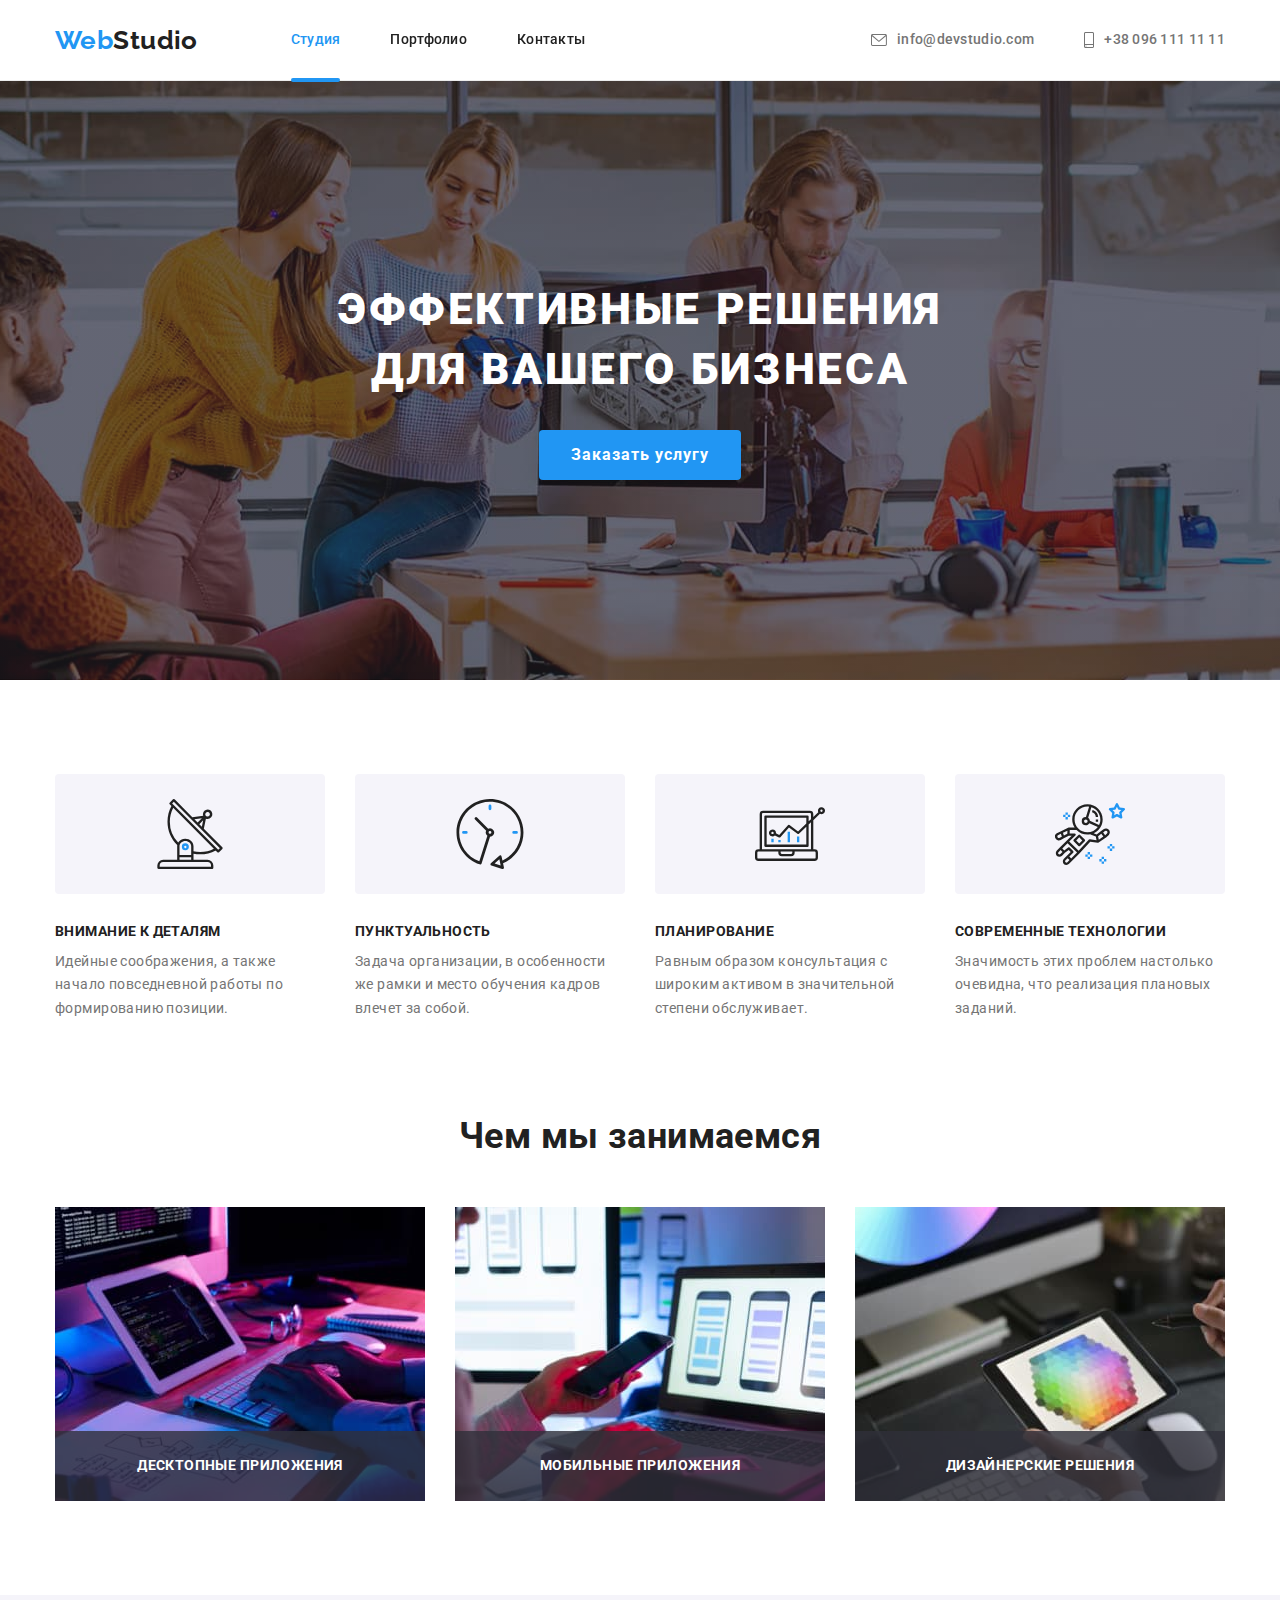
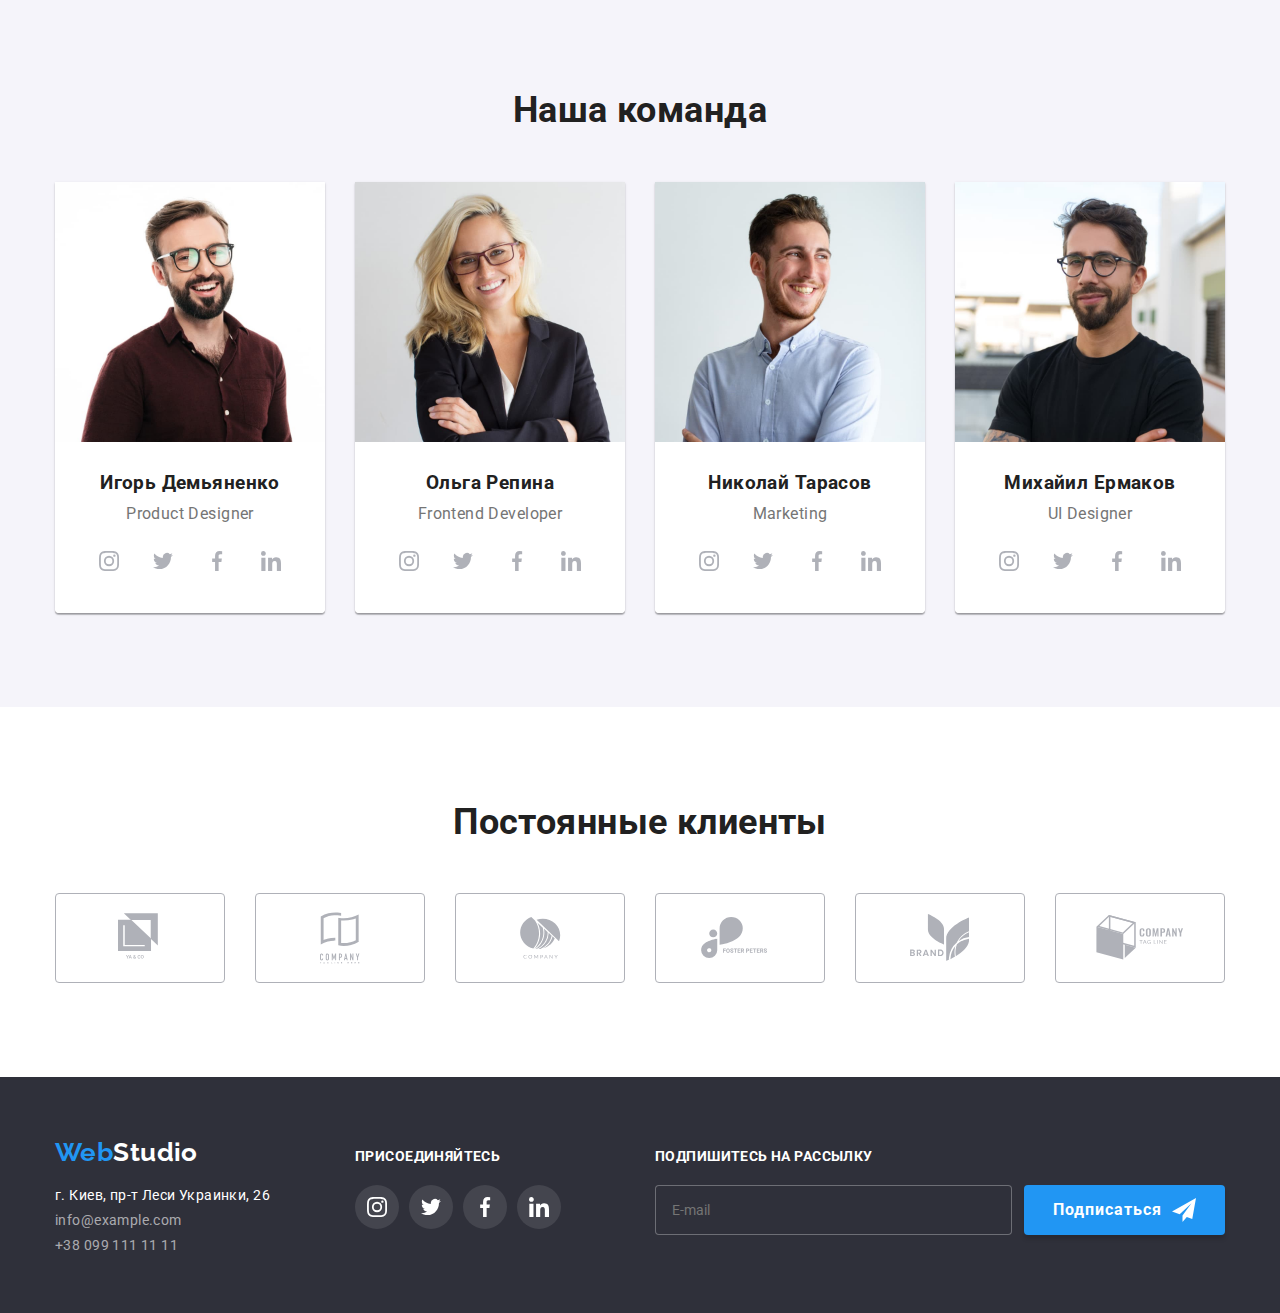
<file: index.html>
<!DOCTYPE html>
<html lang="ru">
  <head>
    <meta charset="UTF-8" />
    <meta name="viewport" content="width=device-width, initial-scale=1.0" />
    <meta name="description" content="" />
    <meta name="keywords" content="" />
    <title>WebStudio</title>
    <link
      href="https://fonts.googleapis.com/css2?family=Raleway:wght@700&family=Roboto:wght@400;500;700;900&display=swap"
      rel="stylesheet"
    />
    <link rel="stylesheet" href="./css/modern-normalize.css" />
    <link rel="stylesheet" href="./css/common.css" />
    <link rel="stylesheet" href="./css/main.css" />
  </head>

  <body>
    <!-- HEADER -->
    <header class="header">
      <div class="container">
        <nav class="nav">
          <a href="index.html" class="logo header-logo link">Web<span class="header-logo-studio">Studio</span></a>
          <ul class="list site-menu">
            <li class="item"><a href="./index.html" class="site-nav link current">Студия</a></li>
            <li class="item"><a href="./portfolio.html" class="site-nav link">Портфолио</a></li>
            <li class="item"><a href="" class="site-nav link">Контакты</a></li>
          </ul>
        </nav>
        <ul class="list contacts">
          <li class="item">
            <a href="mailto:info@devstudio.com" class="e-mail header-e-mail link">
              <svg class="header-icon icon-envelope" width="16" height="12">
                <use href="./icons/sprite.svg#icon-envelope"></use>
              </svg>
              info@devstudio.com</a
            >
          </li>
          <li class="item">
            <a href="tel:+380961111111" class="tel header-tel link">
              <svg class="header-icon icon-smartphone" width="10" height="16">
                <use href="./icons/sprite.svg#icon-smartphone"></use>
              </svg>
              +38 096 111 11 11</a
            >
          </li>
        </ul>
      </div>
    </header>

    <main>
      <!-- HERO -->
      <section class="hero-section">
        <div class="container">
          <h1 class="hero-title">Эффективные решения<br />для вашего бизнеса</h1>
          <button class="btn hero-btn" data-modal-open="">Заказать услугу</button>
        </div>
      </section>

      <!-- 4 ГЛАВНЫХ ПРИНЦИПА -->
      <section class="principles-section">
        <div class="container">
          <h2 class="section-title visually-hidden">4 главных принципа</h2>
          <ul class="list principles-list">
            <li class="item">
              <div class="principles-div">
                <svg class="icon-antenna" width="70" height="70">
                  <use href="./icons/sprite.svg#icon-antenna"></use>
                </svg>
              </div>
              <h3 class="principle">Внимание к деталям</h3>
              <p class="principle-text">
                Идейные соображения, а также начало повседневной работы по формированию позиции.
              </p>
            </li>
            <li class="item">
              <div class="principles-div">
                <svg class="icon-clock" width="70" height="70">
                  <use href="./icons/sprite.svg#icon-clock"></use>
                </svg>
              </div>
              <h3 class="principle">Пунктуальность</h3>
              <p class="principle-text">
                Задача организации, в особенности же рамки и место обучения кадров влечет за собой.
              </p>
            </li>
            <li class="item">
              <div class="principles-div">
                <svg class="icon-diagram" width="70" height="70">
                  <use href="./icons/sprite.svg#icon-diagram"></use>
                </svg>
              </div>
              <h3 class="principle">Планирование</h3>
              <p class="principle-text">
                Равным образом консультация с широким активом в значительной степени обслуживает.
              </p>
            </li>
            <li class="item">
              <div class="principles-div">
                <svg class="icon-astronaut" width="70" height="70">
                  <use href="./icons/sprite.svg#icon-astronaut"></use>
                </svg>
              </div>
              <h3 class="principle">Современные технологии</h3>
              <p class="principle-text">Значимость этих проблем настолько очевидна, что реализация плановых заданий.</p>
            </li>
          </ul>
        </div>
      </section>

      <!-- ЧЕМ МЫ ЗАНИМАЕМСЯ -->
      <section class="what-we-do-section">
        <div class="container">
          <h2 class="section-title">Чем мы занимаемся</h2>
          <ul class="list what-we-do-list">
            <li class="item">
              <img src="./img/img1.jpg" alt="" width="370" />
              <h3 class="item-title">Десктопные приложения</h3>
            </li>
            <li class="item">
              <img src="./img/img2.jpg" alt="" width="370" />
              <h3 class="item-title">Мобильные приложения</h3>
            </li>
            <li class="item">
              <img src="./img/img3.jpg" alt="" width="370" />
              <h3 class="item-title">Дизайнерские решения</h3>
            </li>
          </ul>
        </div>
      </section>

      <!-- НАША КОМАНДА -->
      <section class="our-team-section">
        <div class="container">
          <h2 class="section-title">Наша команда</h2>
          <ul class="list our-team-list">
            <li class="item worker-card">
              <div class="worker-img"><img src="./img/igor.jpg" alt="Игорь Демьяненко" width="270" /></div>
              <div class="worker-info">
                <h3 class="worker-name">Игорь Демьяненко</h3>
                <p lang="en" class="worker-position">Product Designer</p>
                <ul class="list social-networks-list">
                  <li class="item social-network-item">
                    <a
                      href="https://www.instagram.com/"
                      class="link social-network-link"
                      target="_blank"
                      title="Инстаграм"
                    >
                      <svg class="social-network-icon icon-instagram" width="20" height="20">
                        <use href="./icons/sprite.svg#icon-instagram"></use>
                      </svg>
                    </a>
                  </li>
                  <li class="item social-network-item">
                    <a href="https://www.twitter.com/" class="link social-network-link" target="_blank" title="Твиттер">
                      <svg class="social-network-icon icon-twitter" width="20" height="20">
                        <use href="./icons/sprite.svg#icon-twitter"></use>
                      </svg>
                    </a>
                  </li>
                  <li class="item social-network-item">
                    <a
                      href="https://www.facebook.com/"
                      class="link social-network-link"
                      target="_blank"
                      title="Фейсбук"
                    >
                      <svg class="social-network-icon icon-facebook" width="20" height="20">
                        <use href="./icons/sprite.svg#icon-facebook"></use>
                      </svg>
                    </a>
                  </li>
                  <li class="item social-network-item">
                    <a
                      href="https://www.linkedin.com/"
                      class="link social-network-link"
                      target="_blank"
                      title="Линкедин"
                    >
                      <svg class="social-network-icon icon-linkedin" width="20" height="20">
                        <use href="./icons/sprite.svg#icon-linkedin"></use>
                      </svg>
                    </a>
                  </li>
                </ul>
              </div>
            </li>
            <li class="item worker-card">
              <div class="worker-img"><img src="./img/olga.jpg" alt="Ольга Репина" width="270" /></div>
              <div class="worker-info">
                <h3 class="worker-name">Ольга Репина</h3>
                <p lang="en" class="worker-position">Frontend Developer</p>
                <ul class="list social-networks-list">
                  <li class="item social-network-item">
                    <a
                      href="https://www.instagram.com/"
                      class="link social-network-link"
                      target="_blank"
                      title="Инстаграм"
                    >
                      <svg class="social-network-icon icon-instagram" width="20" height="20">
                        <use href="./icons/sprite.svg#icon-instagram"></use>
                      </svg>
                    </a>
                  </li>
                  <li class="item social-network-item">
                    <a href="https://www.twitter.com/" class="link social-network-link" target="_blank" title="Твиттер">
                      <svg class="social-network-icon icon-twitter" width="20" height="20">
                        <use href="./icons/sprite.svg#icon-twitter"></use>
                      </svg>
                    </a>
                  </li>
                  <li class="item social-network-item">
                    <a
                      href="https://www.facebook.com/"
                      class="link social-network-link"
                      target="_blank"
                      title="Фейсбук"
                    >
                      <svg class="social-network-icon icon-facebook" width="20" height="20">
                        <use href="./icons/sprite.svg#icon-facebook"></use>
                      </svg>
                    </a>
                  </li>
                  <li class="item social-network-item">
                    <a
                      href="https://www.linkedin.com/"
                      class="link social-network-link"
                      target="_blank"
                      title="Линкедин"
                    >
                      <svg class="social-network-icon icon-linkedin" width="20" height="20">
                        <use href="./icons/sprite.svg#icon-linkedin"></use>
                      </svg>
                    </a>
                  </li>
                </ul>
              </div>
            </li>
            <li class="item worker-card">
              <div class="worker-img"><img src="./img/nikolay.jpg" alt="Николай Тарасов" width="270" /></div>
              <div class="worker-info">
                <h3 class="worker-name">Николай Тарасов</h3>
                <p lang="en" class="worker-position">Marketing</p>
                <ul class="list social-networks-list">
                  <li class="item social-network-item">
                    <a
                      href="https://www.instagram.com/"
                      class="link social-network-link"
                      target="_blank"
                      title="Инстаграм"
                    >
                      <svg class="social-network-icon icon-instagram" width="20" height="20">
                        <use href="./icons/sprite.svg#icon-instagram"></use>
                      </svg>
                    </a>
                  </li>
                  <li class="item social-network-item">
                    <a href="https://www.twitter.com/" class="link social-network-link" target="_blank" title="Твиттер">
                      <svg class="social-network-icon icon-twitter" width="20" height="20">
                        <use href="./icons/sprite.svg#icon-twitter"></use>
                      </svg>
                    </a>
                  </li>
                  <li class="item social-network-item">
                    <a
                      href="https://www.facebook.com/"
                      class="link social-network-link"
                      target="_blank"
                      title="Фейсбук"
                    >
                      <svg class="social-network-icon icon-facebook" width="20" height="20">
                        <use href="./icons/sprite.svg#icon-facebook"></use>
                      </svg>
                    </a>
                  </li>
                  <li class="item social-network-item">
                    <a
                      href="https://www.linkedin.com/"
                      class="link social-network-link"
                      target="_blank"
                      title="Линкедин"
                    >
                      <svg class="social-network-icon icon-linkedin" width="20" height="20">
                        <use href="./icons/sprite.svg#icon-linkedin"></use>
                      </svg>
                    </a>
                  </li>
                </ul>
              </div>
            </li>
            <li class="item worker-card">
              <div class="worker-img"><img src="./img/mihail.jpg" alt="Михайил Ермаков" width="270" /></div>
              <div class="worker-info">
                <h3 class="worker-name">Михайил Ермаков</h3>
                <p lang="en" class="worker-position">UI Designer</p>
                <ul class="list social-networks-list">
                  <li class="item social-network-item">
                    <a
                      href="https://www.instagram.com/"
                      class="link social-network-link"
                      target="_blank"
                      title="Инстаграм"
                    >
                      <svg class="social-network-icon icon-instagram" width="20" height="20">
                        <use href="./icons/sprite.svg#icon-instagram"></use>
                      </svg>
                    </a>
                  </li>
                  <li class="item social-network-item">
                    <a href="https://www.twitter.com/" class="link social-network-link" target="_blank" title="Твиттер">
                      <svg class="social-network-icon icon-twitter" width="20" height="20">
                        <use href="./icons/sprite.svg#icon-twitter"></use>
                      </svg>
                    </a>
                  </li>
                  <li class="item social-network-item">
                    <a
                      href="https://www.facebook.com/"
                      class="link social-network-link"
                      target="_blank"
                      title="Фейсбук"
                    >
                      <svg class="social-network-icon icon-facebook" width="20" height="20">
                        <use href="./icons/sprite.svg#icon-facebook"></use>
                      </svg>
                    </a>
                  </li>
                  <li class="item social-network-item">
                    <a
                      href="https://www.linkedin.com/"
                      class="link social-network-link"
                      target="_blank"
                      title="Линкедин"
                    >
                      <svg class="social-network-icon icon-linkedin" width="20" height="20">
                        <use href="./icons/sprite.svg#icon-linkedin"></use>
                      </svg>
                    </a>
                  </li>
                </ul>
              </div>
            </li>
          </ul>
        </div>
      </section>

      <!-- КЛИЕНТЫ -->
      <section class="clients-section">
        <div class="container">
          <h2 class="section-title">Постоянные клиенты</h2>
          <ul class="list clients-list">
            <li class="item client-item">
              <a href="" class="link client-link" target="_blank">
                <svg class="client-icon icon-ya-and-co" width="44" height="49">
                  <use href="./icons/sprite.svg#icon-ya-and-co"></use>
                </svg>
              </a>
            </li>
            <li class="item client-item">
              <a href="" class="link client-link" target="_blank">
                <svg class="client-icon icon-company-tagline-here" width="40" height="52">
                  <use href="./icons/sprite.svg#icon-company-tagline-here"></use>
                </svg>
              </a>
            </li>
            <li class="item client-item">
              <a href="" class="link client-link" target="_blank">
                <svg class="client-icon icon-company" width="41" height="42">
                  <use href="./icons/sprite.svg#icon-company"></use>
                </svg>
              </a>
            </li>
            <li class="item client-item">
              <a href="" class="link client-link" target="_blank">
                <svg class="client-icon icon-foster-peters" width="79" height="42">
                  <use href="./icons/sprite.svg#icon-foster-peters"></use>
                </svg>
              </a>
            </li>
            <li class="item client-item">
              <a href="" class="link client-link" target="_blank">
                <svg class="client-icon icon-brand" width="59" height="47">
                  <use href="./icons/sprite.svg#icon-brand"></use>
                </svg>
              </a>
            </li>
            <li class="item client-item">
              <a href="" class="link client-link" target="_blank">
                <svg class="client-icon icon-company-tag-line" width="88" height="45">
                  <use href="./icons/sprite.svg#icon-company-tag-line"></use>
                </svg>
              </a>
            </li>
          </ul>
        </div>
      </section>
    </main>

    <!-- FOOTER -->
    <footer class="footer">
      <div class="container">
        <section class="footer-logo-address">
          <h2 class="section-title visually-hidden">Адрес</h2>
          <a href="index.html" class="logo footer-logo link">Web<span class="footer-logo-studio">Studio</span></a>
          <address>
            <ul class="list">
              <li>
                <a href="https://goo.gl/maps/ob6mUAmVErRQbY527" class="physical-address link" target="_blank"
                  >г. Киев, пр-т Леси Украинки, 26</a
                >
              </li>
              <li><a href="mailto:info@example.com" class="footer-e-mail e-mail link">info@example.com</a></li>
              <li><a href="tel:+380991111111" class="footer-tel tel link">+38 099 111 11 11</a></li>
            </ul>
          </address>
        </section>
        <section class="footer-social-networks">
          <h2 class="visually-hidden">Социальные сети</h2>
          <b class="footer-slogan">Присоединяйтесь</b>
          <ul class="list footer-social-networks-list">
            <li class="item footer-social-network-item">
              <a
                href="https://www.instagram.com/"
                class="link footer-social-network-link"
                target="_blank"
                title="Инстаграм"
              >
                <svg class="footer-social-network-icon icon-instagram" width="20" height="20">
                  <use href="./icons/sprite.svg#icon-instagram"></use>
                </svg>
              </a>
            </li>
            <li class="item footer-social-network-item">
              <a
                href="https://www.twitter.com/"
                class="link footer-social-network-link"
                target="_blank"
                title="Твиттер"
              >
                <svg class="footer-social-network-icon icon-twitter" width="20" height="20">
                  <use href="./icons/sprite.svg#icon-twitter"></use>
                </svg>
              </a>
            </li>
            <li class="item footer-social-network-item">
              <a
                href="https://www.facebook.com/"
                class="link footer-social-network-link"
                target="_blank"
                title="Фейсбук"
              >
                <svg class="footer-social-network-icon icon-facebook" width="20" height="20">
                  <use href="./icons/sprite.svg#icon-facebook"></use>
                </svg>
              </a>
            </li>
            <li class="item footer-social-network-item">
              <a
                href="https://www.linkedin.com/"
                class="link footer-social-network-link"
                target="_blank"
                title="Линкедин"
              >
                <svg class="footer-social-network-icon icon-linkedin" width="20" height="20">
                  <use href="./icons/sprite.svg#icon-linkedin"></use>
                </svg>
              </a>
            </li>
          </ul>
        </section>
        <section class="mailing">
          <h2 class="visually-hidden">Рассылка</h2>
          <b class="footer-slogan">Подпишитесь на рассылку</b>
          <form class="footer-form">
            <input class="footer-email" type="email" name="footer-email" id="footer-email" placeholder="E-mail" />
            <button class="footer-btn">
              Подписаться
              <svg class="icon-telegram" width="24" height="24">
                <use href="./icons/sprite.svg#icon-telegram"></use>
              </svg>
            </button>
          </form>
        </section>
      </div>
    </footer>

    <!-- МОДАЛЬНОЕ ОКНО -->
    <div class="backdrop is-hidden" data-modal="">
      <div class="modal">
        <button class="modal-btn-close" data-modal-close="">
          <svg class="icon-btn-close" width="11" height="11">
            <use href="./icons/sprite.svg#icon-btn-close"></use>
          </svg>
        </button>
        <b class="form-title">Оставьте свои данные, мы вам перезвоним</b>
        <form class="modal-form">
          <div class="form-field">
            <label class="form-label" for="name">Имя</label>
            <div class="input-field">
              <input class="form-input" type="text" name="name" id="name" />
              <svg class="form-icon icon-person" width="18" height="18">
                <use href="./icons/sprite.svg#icon-person"></use>
              </svg>
            </div>
          </div>
          <div class="form-field">
            <label class="form-label" for="tel">Телефон</label>
            <div class="input-field">
              <svg class="form-icon icon-phone" width="18" height="18">
                <use href="./icons/sprite.svg#icon-phone"></use>
              </svg>
              <input class="form-input" type="tel" name="tel" id="tel" />
            </div>
          </div>
          <div class="form-field">
            <label class="form-label" for="email">Почта</label>
            <div class="input-field">
              <svg class="form-icon icon-envelope-black" width="18" height="18">
                <use href="./icons/sprite.svg#icon-envelope-black"></use>
              </svg>
              <input class="form-input" type="email" name="email" id="email" />
            </div>
          </div>
          <div class="form-field comment-field">
            <label class="form-label" for="comment">Комментарий</label>
            <textarea class="form-textarea" name="comment" id="comment" placeholder="Введите текст"></textarea>
          </div>

          <input type="checkbox" class="checkbox visually-hidden" name="agreement" id="agreement" />
          <label for="agreement" class="agreement"
            ><span class="custom-checkbox"></span>Соглашаюсь с рассылкой и принимаю
            <a href="" class="link agreement-conditions">Условия договора</a>
          </label>

          <button type="submit" class="btn submit-btn" disabled>Отправить</button>
        </form>
      </div>
    </div>
    <script src="./js/modal.js"></script>
  </body>
</html>
</file>
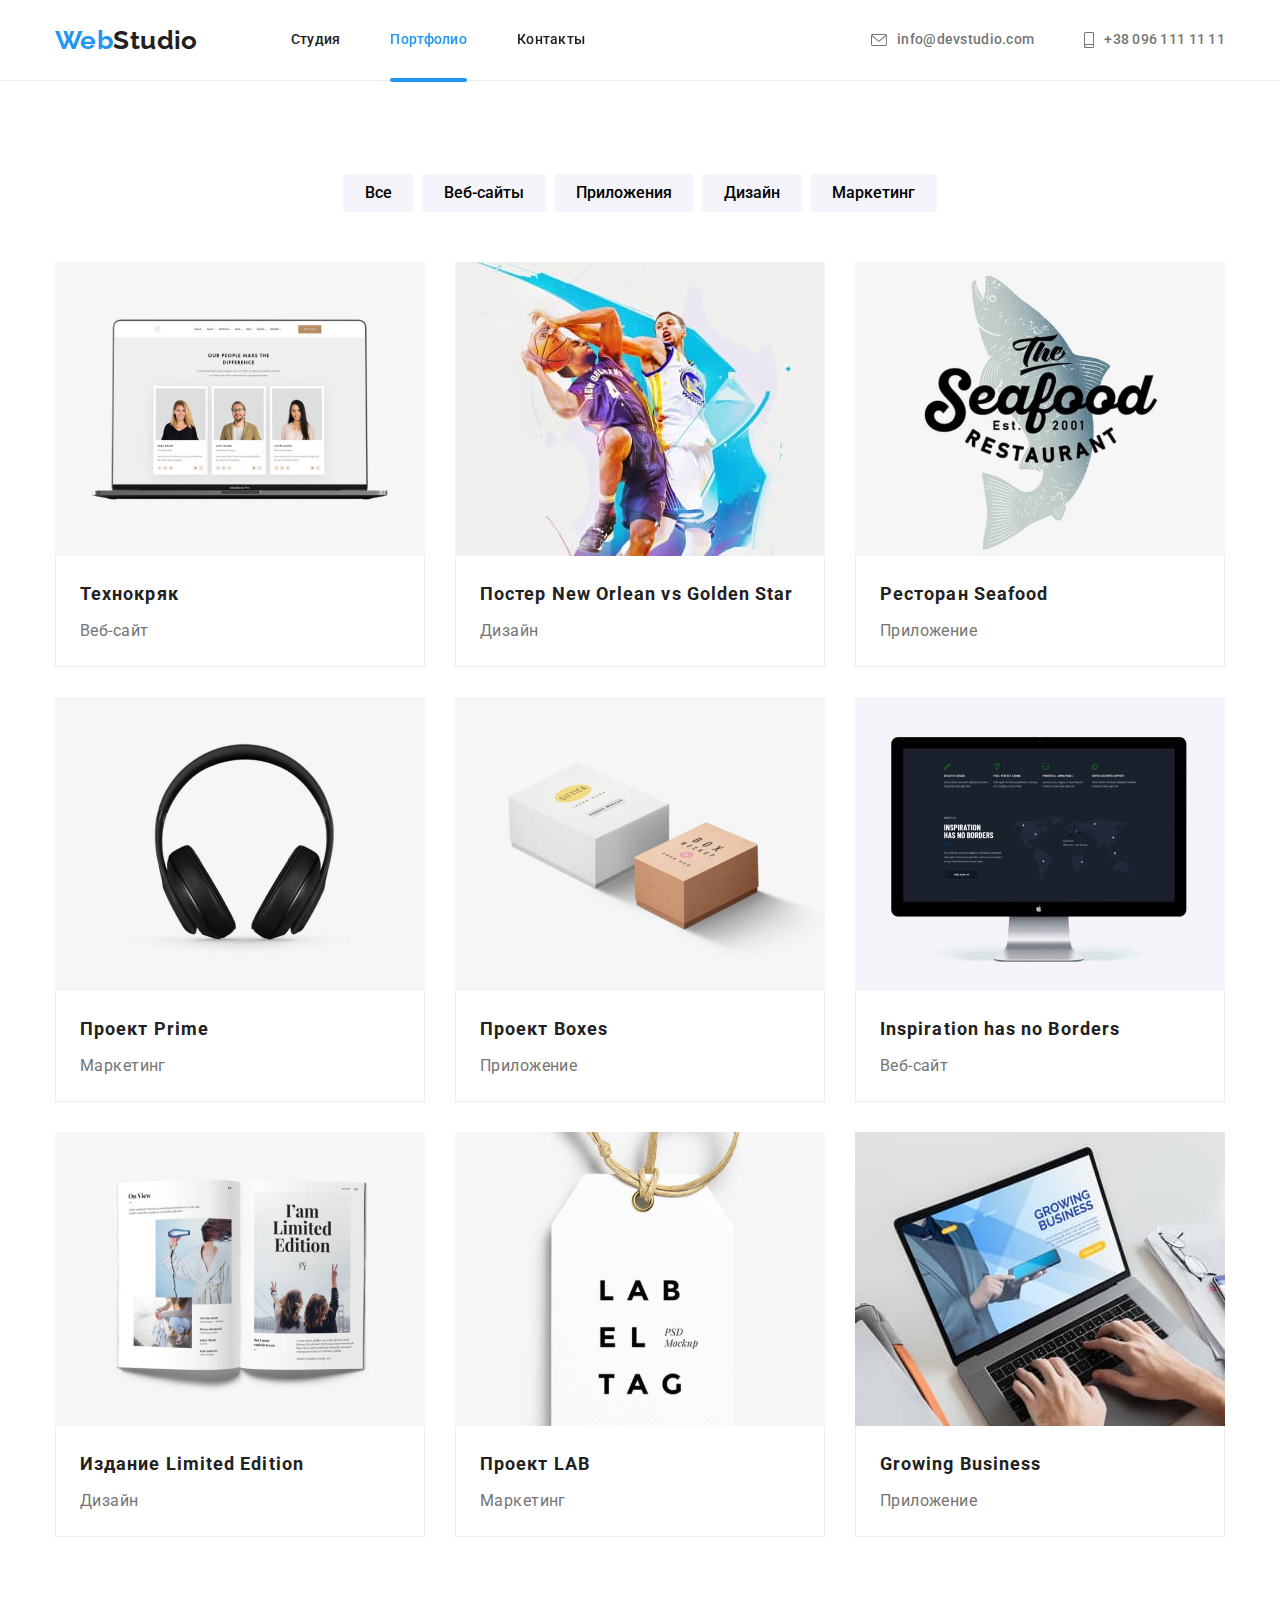
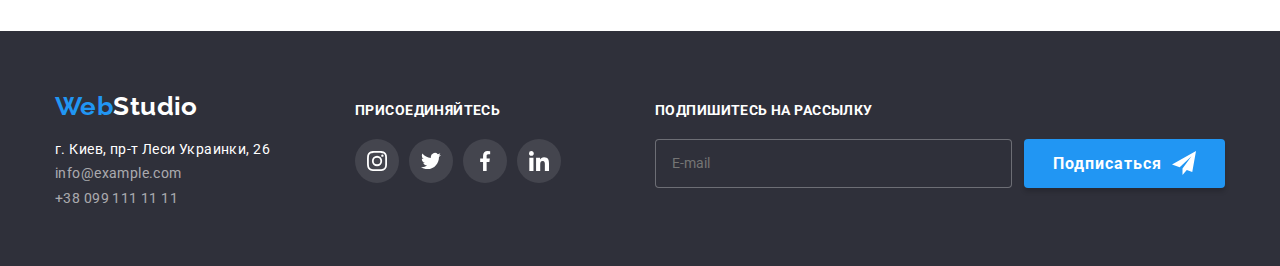
<file: portfolio.html>
<!DOCTYPE html>
<html lang="ru">
  <head>
    <meta charset="UTF-8" />
    <meta name="viewport" content="width=device-width, initial-scale=1.0" />
    <title>Portfolio</title>
    <link
      href="https://fonts.googleapis.com/css2?family=Raleway:wght@700&family=Roboto:wght@400;500;700;900&display=swap"
      rel="stylesheet"
    />
    <link rel="stylesheet" href="./css/modern-normalize.css" />
    <link rel="stylesheet" href="./css/common.css" />
    <link rel="stylesheet" href="./css/portfolio.css" />
  </head>

  <body>
    <!-- HEADER -->
    <header class="header">
      <div class="container">
        <nav class="nav">
          <a href="index.html" class="logo header-logo link">Web<span class="header-logo-studio">Studio</span></a>
          <ul class="list site-menu">
            <li class="item"><a href="./index.html" class="site-nav link">Студия</a></li>
            <li class="item"><a href="./portfolio.html" class="site-nav link current">Портфолио</a></li>
            <li class="item"><a href="" class="site-nav link">Контакты</a></li>
          </ul>
        </nav>
        <ul class="list contacts">
          <li class="item">
            <a href="mailto:info@devstudio.com" class="e-mail header-e-mail link">
              <svg class="header-icon icon-envelope" width="16" height="12">
                <use href="./icons/sprite.svg#icon-envelope"></use>
              </svg>
              info@devstudio.com</a
            >
          </li>
          <li class="item">
            <a href="tel:+380961111111" class="tel header-tel link">
              <svg class="header-icon icon-smartphone" width="10" height="16">
                <use href="./icons/sprite.svg#icon-smartphone"></use>
              </svg>
              +38 096 111 11 11</a
            >
          </li>
        </ul>
      </div>
    </header>

    <main>
      <!-- PORTFOLIO -->
      <section class="portfolio-section">
        <div class="container">
          <h1 class="section-title visually-hidden">Портфолио</h1>
          <ul class="list filter-list">
            <li class="item"><button type="button" class="filter-btn">Все</button></li>
            <li class="item"><button type="button" class="filter-btn">Веб-сайты</button></li>
            <li class="item"><button type="button" class="filter-btn">Приложения</button></li>
            <li class="item"><button type="button" class="filter-btn">Дизайн</button></li>
            <li class="item"><button type="button" class="filter-btn">Маркетинг</button></li>
          </ul>
          <ul class="list portfolio-works">
            <li class="item portfolio-works-item">
              <a href="" class="link portfolio-link">
                <div class="item-img">
                  <img src="./img/technokriak.jpg" alt="Технокряк" width="370" />
                  <p class="item-full-description">
                    Технокряк это современная площадка распространения коронавируса. Компании используют эту платформу
                    для цифрового шпионажа и атак на защищённые сервера конкурентов.
                  </p>
                </div>
                <div class="item-info">
                  <h2 class="item-title">Технокряк</h2>
                  <p class="item-description">Веб-сайт</p>
                </div>
              </a>
            </li>
            <li class="item portfolio-works-item">
              <a href="" class="link portfolio-link"
                ><div class="item-img">
                  <img src="./img/poster.jpg" alt="Постер New Orlean vs Golden Star" width="370" />
                  <p class="item-full-description"></p>
                </div>
                <div class="item-info">
                  <h2 class="item-title">Постер New Orlean vs Golden Star</h2>
                  <p class="item-description">Дизайн</p>
                </div>
              </a>
            </li>
            <li class="item portfolio-works-item">
              <a href="" class="link portfolio-link">
                <div class="item-img">
                  <img src="./img/seafood.jpg" alt="Ресторан Seafood" width="370" />
                  <p class="item-full-description"></p>
                </div>
                <div class="item-info">
                  <h2 class="item-title">Ресторан Seafood</h2>
                  <p class="item-description">Приложение</p>
                </div></a
              >
            </li>
            <li class="item portfolio-works-item">
              <a href="" class="link portfolio-link">
                <div class="item-img">
                  <img src="./img/prime.jpg" alt="Проект Prime" width="370" />
                  <p class="item-full-description"></p>
                </div>
                <div class="item-info">
                  <h2 class="item-title">Проект Prime</h2>
                  <p class="item-description">Маркетинг</p>
                </div></a
              >
            </li>
            <li class="item portfolio-works-item">
              <a href="" class="link portfolio-link">
                <div class="item-img">
                  <img src="./img/boxes.jpg" alt="Проект Boxes" width="370" />
                  <p class="item-full-description"></p>
                </div>
                <div class="item-info">
                  <h2 class="item-title">Проект Boxes</h2>
                  <p class="item-description">Приложение</p>
                </div></a
              >
            </li>
            <li class="item portfolio-works-item">
              <a href="" class="link portfolio-link">
                <div class="item-img">
                  <img src="./img/inspiration.jpg" alt="Inspiration has no Borders" width="370" />
                  <p class="item-full-description"></p>
                </div>
                <div class="item-info">
                  <h2 class="item-title">Inspiration has no Borders</h2>
                  <p class="item-description">Веб-сайт</p>
                </div></a
              >
            </li>
            <li class="item portfolio-works-item">
              <a href="" class="link portfolio-link">
                <div class="item-img">
                  <img src="./img/limited-edition.jpg" alt="Издание Limited Edition" width="370" />
                  <p class="item-full-description"></p>
                </div>
                <div class="item-info">
                  <h2 class="item-title">Издание Limited Edition</h2>
                  <p class="item-description">Дизайн</p>
                </div></a
              >
            </li>
            <li class="item portfolio-works-item">
              <a href="" class="link portfolio-link">
                <div class="item-img">
                  <img src="./img/lab.jpg" alt="Проект LAB" width="370" />
                  <p class="item-full-description"></p>
                </div>
                <div class="item-info">
                  <h2 class="item-title">Проект LAB</h2>
                  <p class="item-description">Маркетинг</p>
                </div></a
              >
            </li>
            <li class="item portfolio-works-item">
              <a href="" class="link portfolio-link">
                <div class="item-img">
                  <img src="./img/growing-business.jpg" alt="Growing Business" width="370" />
                  <p class="item-full-description"></p>
                </div>
                <div class="item-info">
                  <h2 class="item-title">Growing Business</h2>
                  <p class="item-description">Приложение</p>
                </div></a
              >
            </li>
          </ul>
        </div>
      </section>
    </main>

    <!-- FOOTER -->
    <footer class="footer">
      <div class="container">
        <section class="footer-logo-address">
          <h2 class="section-title visually-hidden">Адрес</h2>
          <a href="index.html" class="logo footer-logo link">Web<span class="footer-logo-studio">Studio</span></a>
          <address>
            <ul class="list">
              <li>
                <a href="https://goo.gl/maps/ob6mUAmVErRQbY527" class="physical-address link" target="_blank"
                  >г. Киев, пр-т Леси Украинки, 26</a
                >
              </li>
              <li><a href="mailto:info@example.com" class="footer-e-mail e-mail link">info@example.com</a></li>
              <li><a href="tel:+380991111111" class="footer-tel tel link">+38 099 111 11 11</a></li>
            </ul>
          </address>
        </section>
        <section class="footer-social-networks">
          <h2 class="visually-hidden">Социальные сети</h2>
          <b class="footer-slogan">Присоединяйтесь</b>
          <ul class="list footer-social-networks-list">
            <li class="item footer-social-network-item">
              <a
                href="https://www.instagram.com/"
                class="link footer-social-network-link"
                target="_blank"
                title="Инстаграм"
              >
                <svg class="footer-social-network-icon icon-instagram" width="20" height="20">
                  <use href="./icons/sprite.svg#icon-instagram"></use>
                </svg>
              </a>
            </li>
            <li class="item footer-social-network-item">
              <a
                href="https://www.twitter.com/"
                class="link footer-social-network-link"
                target="_blank"
                title="Твиттер"
              >
                <svg class="footer-social-network-icon icon-twitter" width="20" height="20">
                  <use href="./icons/sprite.svg#icon-twitter"></use>
                </svg>
              </a>
            </li>
            <li class="item footer-social-network-item">
              <a
                href="https://www.facebook.com/"
                class="link footer-social-network-link"
                target="_blank"
                title="Фейсбук"
              >
                <svg class="footer-social-network-icon icon-facebook" width="20" height="20">
                  <use href="./icons/sprite.svg#icon-facebook"></use>
                </svg>
              </a>
            </li>
            <li class="item footer-social-network-item">
              <a
                href="https://www.linkedin.com/"
                class="link footer-social-network-link"
                target="_blank"
                title="Линкедин"
              >
                <svg class="footer-social-network-icon icon-linkedin" width="20" height="20">
                  <use href="./icons/sprite.svg#icon-linkedin"></use>
                </svg>
              </a>
            </li>
          </ul>
        </section>
        <section class="mailing">
          <h2 class="visually-hidden">Рассылка</h2>
          <b class="footer-slogan">Подпишитесь на рассылку</b>
          <form class="footer-form">
            <input class="footer-email" type="email" name="footer-email" id="footer-email" placeholder="E-mail" />
            <a href="https://web.telegram.org/" class="link footer-btn"
              >Подписаться
              <svg class="icon-telegram" width="24" height="24">
                <use href="./icons/sprite.svg#icon-telegram"></use>
              </svg>
            </a>
          </form>
        </section>
      </div>
    </footer>
  </body>
</html>
</file>
<file: css/common.css>
/* COMMON */

:root {
  --primary-text-color: #212121;
  --secondary-text-color: #757575;
  --hover-color: #2196f3;
  --white-color: white;
  --section-dark-bg-color: #2f303a;
  --section-gray-bg-color: #f5f4fa;
  --transparent-gray-color: rgba(255, 255, 255, 0.6);
  --icons-gray: #afb1b8;
  --site-transition: 250ms cubic-bezier(0.4, 0, 0.2, 1);
}

/* * {
  outline: 1px solid black;
} */

body {
  font-family: "roboto", sans-serif;
  font-size: 14px;
  line-height: 1.14;
  color: var(--primary-text-color);
  letter-spacing: 0.03em;

  padding-top: 80px;
}

h1,
h2,
h3,
h4,
h5,
h6,
p {
  margin-top: 0;
  margin-bottom: 0;
}

.list {
  padding: 0;
  margin: 0;
  list-style: none;
}

.link {
  text-decoration: none;
  color: inherit;
}

.section-title {
  font-size: 36px;
  text-align: center;
  margin-bottom: 50px;
  line-height: 1.17;
}

.logo {
  font-family: "Raleway", sans-serif;
  font-weight: bold;
  font-size: 26px;
  line-height: 1.19;
  color: var(--hover-color);
  padding-top: 10px;
  padding-bottom: 10px;
}

.container {
  padding-right: 15px;
  padding-left: 15px;
  width: 1200px;
  margin-right: auto;
  margin-left: auto;
}

img {
  display: block;
  min-width: 100%;
  height: auto;
  object-fit: cover;
  object-position: center;
}

.visually-hidden {
  position: absolute !important;
  clip: rect(1px 1px 1px 1px);
  clip: rect(1px, 1px, 1px, 1px);
  padding: 0 !important;
  border: 0 !important;
  height: 1px !important;
  width: 1px !important;
  overflow: hidden;
}

.logo,
svg,
.form-input,
.form-textarea {
  transition: var(--site-transition);
}

/* HEADER */

.header {
  position: fixed;
  background-color: white;
  border-bottom: 1px solid #ececec;

  width: 100%;
  min-height: 79px;
  top: 0;

  z-index: 1;
}

.header-logo-studio {
  color: var(--primary-text-color);
}

.header .container,
.nav,
.site-menu,
.contacts {
  display: flex;
  align-items: center;
}

.nav .logo {
  margin-right: 93px;

  outline-color: var(--hover-color);
}

.contacts {
  margin-left: auto;
}

.site-menu .item:not(:last-child),
.contacts .item:not(:last-child) {
  margin-right: 50px;
}

.site-nav {
  display: block;
  position: relative;
  font-weight: 500;
  font-size: 14px;
  line-height: 1.14;
  letter-spacing: 0.02em;
  color: var(--primary-text-color);
  padding-top: 32px;
  padding-bottom: 32px;

  transition: var(--site-transition);
}

.header-icon {
  margin-right: 10px;
  fill: var(--secondary-text-color);
}

.header-e-mail,
.header-tel {
  display: flex;
  justify-content: center;
  align-items: center;
  color: var(--secondary-text-color);
  font-weight: 500;
  line-height: 1.14;
  letter-spacing: 0.02em;
  padding-top: 32px;
  padding-bottom: 32px;

  transition: var(--site-transition);
}

.site-nav:hover,
.site-nav:focus,
.e-mail:hover,
.e-mail:focus,
.tel:hover,
.tel:focus,
.physical-address:hover,
.physical-address:focus,
.site-nav.current {
  color: var(--hover-color);
  outline-color: var(--hover-color);
}

.site-nav.current::after {
  content: "";
  display: block;
  position: absolute;

  width: 100%;
  height: 4px;
  left: 0;
  bottom: -2%;
  border-radius: 2px;
  background-color: var(--hover-color);
  outline-color: var(--hover-color);
}

.contacts .link:hover .header-icon,
.contacts .link:focus .header-icon {
  fill: var(--hover-color);
  outline-color: var(--hover-color);
}

/* FOOTER */

.footer {
  background-color: var(--section-dark-bg-color);
  padding-top: 50px;
  padding-bottom: 50px;
}

.footer .container {
  display: flex;
}

.footer-logo-address {
  width: calc((100% - 3 * 30px) / 4);
  margin-right: 30px;
}

.footer-logo {
  display: inline-block;
  margin-bottom: 10px;
}

.footer-logo-studio {
  color: var(--white-color);
}

address {
  color: var(--white-color);
  font-style: normal;
}

.physical-address,
.footer-e-mail,
.footer-tel {
  display: inline-block;
  margin-bottom: 9px;

  transition: var(--site-transition);
}

.footer-e-mail,
.footer-tel {
  color: var(--transparent-gray-color);
}

.footer-slogan {
  display: inline-block;
  text-transform: uppercase;
  color: white;
  font-size: 14px;
  margin-top: 22px;
  margin-bottom: 20px;
}

.footer-social-networks {
  width: calc((100% - 3 * 30px) / 4);
  margin-right: 30px;
}

.footer-social-networks-list {
  display: flex;
}

.footer-social-network-item:not(:last-child) {
  margin-right: 10px;
}

.footer-social-network-link {
  display: flex;
  justify-content: center;
  align-items: center;
  width: 44px;
  height: 44px;
  border-radius: 50%;
  background-color: rgba(255, 255, 255, 0.1);

  transition: var(--site-transition);
}

.footer-social-network-icon {
  fill: white;
}

.footer-social-network-link:hover,
.footer-social-network-link:focus {
  background-color: var(--hover-color);
  outline-color: var(--hover-color);
}

.mailing {
  width: calc((100% - 1 * 30px) / 2);
  margin-left: auto;
}

.footer-form {
  display: flex;
}

.footer-email {
  width: 358px;
  padding: 15px 16px;
  margin-right: 12px;
  color: white;
  background-color: var(--section-dark-bg-color);
  border: 1px solid rgba(255, 255, 255, 0.3);
  border-radius: 4px;
}

.footer-btn {
  display: inline-flex;
  align-items: center;
  font-family: "roboto", sans-serif;
  color: white;
  font-weight: bold;
  font-size: 16px;
  line-height: 1.87;
  letter-spacing: 0.06em;
  text-align: center;
  background-color: var(--hover-color);
  outline-color: var(--hover-color);
  border: none;
  padding: 10px 29px;
  box-shadow: 0px 4px 4px rgba(0, 0, 0, 0.15);
  border-radius: 4px;
  cursor: pointer;
}

.icon-telegram {
  fill: white;
  margin-left: 10px;
}
</file>
<file: css/main.css>
/* HERO */

.hero-section {
  background-color: var(--section-dark-bg-color);
  background-image: linear-gradient(to right, rgba(47, 48, 58, 0.4), rgba(47, 48, 58, 0.4)), url(../img/hero-bg-img.jpg);
  background-repeat: no-repeat;
  background-position: center;
  background-size: cover;
  text-align: center;
  padding-top: 200px;
  padding-bottom: 200px;
}

.hero-title {
  font-weight: 900;
  font-size: 44px;
  line-height: 1.36;
  letter-spacing: 0.06em;
  text-transform: uppercase;
  color: var(--white-color);
  margin-bottom: 30px;
  min-width: 696px;
}

.btn {
  display: inline-block;
  font-family: "roboto", sans-serif;
  color: white;
  font-weight: bold;
  font-size: 16px;
  line-height: 1.87;
  letter-spacing: 0.06em;
  text-align: center;
  background-color: var(--hover-color);
  outline-color: var(--hover-color);
  border: none;
  padding: 10px 32px;
  box-shadow: 0px 4px 4px rgba(0, 0, 0, 0.15);
  border-radius: 4px;
  cursor: pointer;
}

/* 4 ГЛАВНЫХ ПРИНЦИПА */

.principles-section {
  padding-top: 94px;
}

.principles-list {
  display: flex;
  flex-wrap: wrap;
  justify-content: center;
  margin: -15px;
}

.principles-list .item {
  width: calc((100% - 4 * 30px) / 4);
  margin: 15px;
}

.principles-div {
  display: flex;
  height: 120px;
  background-color: var(--section-gray-bg-color);
  align-items: center;
  justify-content: center;
  border-radius: 4px;
  margin-bottom: 30px;
}

.principle {
  text-transform: uppercase;
  font-weight: bold;
  font-size: 14px;
  line-height: 1.14;
  margin-bottom: 10px;
}

.principle-text {
  color: var(--secondary-text-color);
  margin-top: 0;
  margin-bottom: 0;
  line-height: 1.71;
}

/* ЧЕМ МЫ ЗАНИМАЕМСЯ */

.what-we-do-section {
  padding-top: 94px;
  padding-bottom: 94px;
}

.what-we-do-list {
  display: flex;
  flex-wrap: wrap;
  justify-content: center;
  margin: -15px;
}

.what-we-do-list .item {
  position: relative;
  width: calc((100% - 3 * 30px) / 3);
  margin: 15px;
}

.what-we-do-list .item-title {
  /* display: flex; */
  position: absolute;
  width: 100%;
  /* height: 70px; */
  text-align: center;
  font-size: 14px;
  /* justify-content: center;
  align-items: center; */
  padding: 27px 0;
  color: white;
  text-transform: uppercase;
  background: rgba(47, 48, 58, 0.8);
  bottom: 0;
}

/* НАША КОМАНДА */

.our-team-section {
  padding-top: 94px;
  padding-bottom: 94px;
  background-color: #f5f4fa;
}

.our-team-list {
  display: flex;
  flex-wrap: wrap;
  justify-content: center;
  margin: -15px;
}

.worker-card {
  width: calc((100% - 4 * 30px) / 4);
  margin: 15px;
  box-shadow: 0px 1px 3px rgba(0, 0, 0, 0.12), 0px 1px 1px rgba(0, 0, 0, 0.14), 0px 2px 1px rgba(0, 0, 0, 0.2);
  border-radius: 0px 0px 4px 4px;
}

.worker-info {
  font-size: 16px;
  background-color: white;
  line-height: 1.19;
  text-align: center;
  padding-top: 30px;
  padding-bottom: 30px;
  border-radius: 0px 0px 4px 4px;
}

.worker-name {
  margin-bottom: 10px;
}

.worker-position {
  color: var(--secondary-text-color);
  margin-bottom: 16px;
}

.social-networks-list {
  display: flex;
  justify-content: center;
}

.social-network-item:not(:last-child) {
  margin-right: 10px;
}

.social-network-link {
  display: flex;
  justify-content: center;
  align-items: center;
  width: 44px;
  height: 44px;
  border-radius: 50%;

  transition: var(--site-transition);
}

.social-network-icon {
  fill: var(--icons-gray);
}

.social-network-link:hover,
.social-network-link:focus {
  background-color: var(--hover-color);
  outline-color: var(--hover-color);
}

.social-network-link:hover .social-network-icon,
.social-network-link:focus .social-network-icon {
  fill: white;
}

/* КЛИЕНТЫ */

.clients-section {
  padding-top: 94px;
  padding-bottom: 94px;
}

.clients-list {
  display: flex;
  flex-wrap: wrap;
  justify-content: center;
  margin: -15px;
}

.client-item {
  width: calc((100% - 6 * 30px) / 6);
  margin: 15px;
}

.client-link {
  display: flex;
  justify-content: center;
  align-items: center;
  width: 170px;
  height: 90px;
  border: 1px solid var(--icons-gray);
  border-radius: 4px;

  transition: var(--site-transition);
}

.client-icon {
  fill: var(--icons-gray);
}

.client-link:hover,
.client-link:focus {
  border-color: var(--hover-color);
  outline-color: var(--hover-color);
}

.client-link:hover .client-icon,
.client-link:focus .client-icon {
  fill: var(--hover-color);
  outline-color: var(--hover-color);
}

/* МОДАЛЬНОЕ ОКНО */

.backdrop {
  position: fixed;
  display: flex;
  justify-content: center;
  align-items: center;

  top: 0;
  left: 0;
  width: 100%;
  height: 100%;
  background-color: rgba(0, 0, 0, 0.2);

  transition: var(--site-transition);
  z-index: 2;
}

.backdrop.is-hidden {
  opacity: 0;
  pointer-events: none;
}

.modal {
  position: relative;

  width: 528px;
  padding: 40px;

  box-shadow: 0px 1px 3px rgba(0, 0, 0, 0.12), 0px 1px 1px rgba(0, 0, 0, 0.14), 0px 2px 1px rgba(0, 0, 0, 0.2);
  border-radius: 4px;
  background-color: white;
}

.modal-btn-close {
  position: absolute;
  top: 8px;
  right: 8px;

  width: 30px;
  height: 30px;
  border-radius: 50%;

  background-color: white;
  border: 1px solid rgba(0, 0, 0, 0.1);
  cursor: pointer;
}

.modal-btn-close:hover,
.modal-btn-close:focus {
  fill: var(--hover-color);
  outline-color: var(--hover-color);
}

.form-title {
  display: block;
  font-size: 20px;
  line-height: 1.15;
  text-align: center;
  margin-bottom: 12px;
}

.modal-form {
  text-align: center;
}

.input-field {
  position: relative;
  margin-bottom: 10px;
}

.form-label {
  display: block;
  text-align: left;
  font-size: 12px;
  line-height: 1.17;
  color: var(--secondary-text-color);
  letter-spacing: 0.01em;
  margin-bottom: 4px;
}

.form-icon {
  position: absolute;
  top: 50%;
  transform: translateY(-50%);
  left: 12px;
}

.form-field:hover .form-icon,
.form-field:focus .form-icon {
  fill: var(--hover-color);
  outline-color: var(--hover-color);
}

.comment-field {
  margin-bottom: 20px;
}

.form-input,
.form-textarea {
  font-size: 12px;
  padding: 12px 16px;
  width: 100%;
  color: var(--primary-text-color);
  border: 1px solid rgba(33, 33, 33, 0.2);
  border-radius: 4px;
  letter-spacing: 0.01em;
}

.form-input:focus,
.form-textarea:focus {
  outline-color: var(--hover-color);
}

.form-input {
  padding-left: 40px;
}

.form-textarea {
  height: 120px;
  overflow: auto;
  resize: none;
}

.form-field:hover .form-input,
.form-field:focus .form-input,
.form-field:hover .form-textarea,
.form-field:focus .form-textarea {
  border: 1px solid var(--hover-color);
  outline-color: var(--hover-color);
}

.form-textarea::placeholder {
  color: rgba(117, 117, 117, 0.5);
  letter-spacing: 0.01em;
}

.agreement {
  display: inline-block;
  color: var(--secondary-text-color);
  font-size: 14px;
  line-height: 1.71;
  margin-bottom: 30px;
}

.custom-checkbox {
  display: inline-block;
  vertical-align: middle;
  width: 16px;
  height: 15px;
  background-color: white;
  border: 2px solid var(--primary-text-color);
  border-radius: 2px;
  margin-right: 8px;
}

.checkbox:checked + .agreement .custom-checkbox {
  background-image: url(../icons/check-mark.svg);
  background-color: var(--hover-color);
  border: 2px solid var(--hover-color);
  outline-color: var(--hover-color);
}

.agreement-conditions {
  color: var(--hover-color);
  outline-color: var(--hover-color);
  text-decoration: underline;
}

.submit-btn {
  min-width: 200px;
}
</file>
<file: css/portfolio.css>
/* PORTFOLIO */

.portfolio-section {
  padding-top: 94px;
  padding-bottom: 94px;
}

.filter-list {
  display: flex;
  justify-content: center;
  margin-bottom: 50px;
}

.filter-list .item:not(:last-child) {
  margin-right: 8px;
}

.filter-btn {
  display: inline-block;
  background-color: var(--section-gray-bg-color);
  border: none;
  border-radius: 4px;
  padding: 6px 22px;
  font-weight: 500;
  font-size: 16px;
  line-height: 1.62;
  text-align: center;

  transition: var(--site-transition);
}

.filter-btn:hover,
.filter-btn:focus {
  color: white;
  background-color: var(--hover-color);
  outline-color: var(--hover-color);
  box-shadow: 0px 3px 1px rgba(0, 0, 0, 0.1), 0px 1px 2px rgba(0, 0, 0, 0.08), 0px 2px 2px rgba(0, 0, 0, 0.12);
  border-radius: 4px;
}

.portfolio-works {
  display: flex;
  flex-wrap: wrap;
  margin: -15px;
}

.portfolio-works-item {
  width: calc((100% - 3 * 30px) / 3);
  margin: 15px;
}

.portfolio-link:hover,
.portfolio-link:focus {
  display: block;
  box-shadow: 0px 1px 3px rgba(0, 0, 0, 0.12), 0px 1px 1px rgba(0, 0, 0, 0.14), 0px 2px 1px rgba(0, 0, 0, 0.2);
  outline-color: var(--hover-color);
}

.item-img {
  display: flex;
  position: relative;
  overflow: hidden;
}

.item-full-description {
  display: flex;
  position: absolute;
  align-items: center;

  width: 100%;
  height: 100%;
  padding: 24px;
  color: white;
  background-color: rgba(33, 150, 243, 0.9);
  font-size: 18px;
  line-height: 1.56;

  transform: translateY(100%);
  transition: var(--site-transition);
}

.portfolio-works-item .link:hover .item-full-description,
.portfolio-works-item .link:focus .item-full-description {
  transform: translateY(0%);
}

.item-info {
  padding-top: 20px;
  padding-right: 24px;
  padding-bottom: 20px;
  padding-left: 24px;
  border-right: 1px solid #eeeeee;
  border-bottom: 1px solid #eeeeee;
  border-left: 1px solid #eeeeee;
}

.item-title {
  font-size: 18px;
  line-height: 2;
  letter-spacing: 0.06em;
  margin-bottom: 4px;
}

.item-description {
  font-size: 16px;
  line-height: 1.87;
  color: var(--secondary-text-color);
}
</file>
